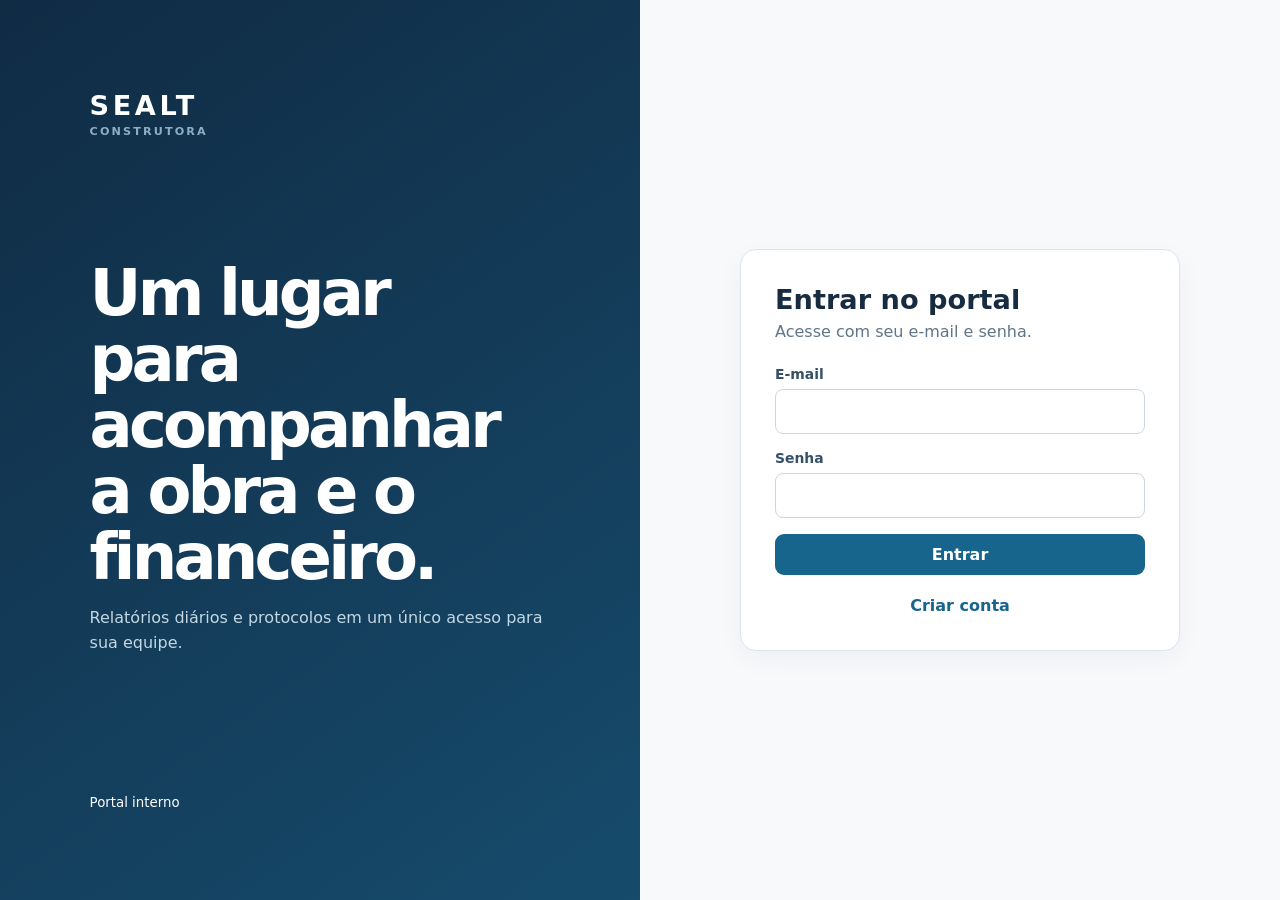
<file: portal/index.html>
<!doctype html>
<html lang="pt-BR">
<head>
  <meta charset="utf-8">
  <meta name="viewport" content="width=device-width, initial-scale=1">
  <meta name="theme-color" content="#102b44">
  <title>Portal SEALT</title>
  <link rel="stylesheet" href="./style.css">
  <script src="./config.js"></script>
  <script src="./app.js" defer></script>
</head>
<body>
  <div id="app" aria-live="polite"></div>
</body>
</html>
</file>
<file: portal/style.css>
:root{font-family:Inter,ui-sans-serif,system-ui,-apple-system,"Segoe UI",sans-serif;color:#172c40;background:#f2f5f8;font-size:16px}*{box-sizing:border-box}body{margin:0}button,input,select,textarea{font:inherit}button{cursor:pointer}a{color:inherit}button:disabled{opacity:.55;cursor:not-allowed}.shell{min-height:100vh;display:grid;grid-template-columns:250px minmax(0,1fr)}.sidebar{background:#102b44;color:#fff;padding:30px 18px;display:flex;flex-direction:column;gap:36px}.brand{font-size:1.7rem;font-weight:900;letter-spacing:.13em;padding:0 14px}.brand small{display:block;font-size:.7rem;letter-spacing:.19em;font-weight:600;color:#8aafc5;margin-top:4px}.nav{display:grid;gap:7px}.nav button{width:100%;border:0;background:transparent;color:#bdd1df;text-align:left;padding:13px 15px;border-radius:11px;display:flex;gap:12px;align-items:center;font-weight:650}.nav button:hover,.nav button.active{background:#284861;color:white}.nav svg{width:20px;height:20px;flex:none}.asidefoot{margin-top:auto;border-top:1px solid #38536a;padding:22px 13px 0;color:#bad0df;font-size:.85rem;overflow-wrap:anywhere}.asidefoot strong{display:block;color:white;margin-bottom:6px}.asidefoot button{border:0;background:none;color:#fff;padding:12px 0;text-decoration:underline}.main{min-width:0;padding:34px clamp(20px,4vw,68px) 70px;max-width:1500px;width:100%;margin:auto}.topline{display:flex;justify-content:space-between;align-items:center;gap:16px;margin-bottom:30px}.eyebrow{text-transform:uppercase;letter-spacing:.14em;color:#53718b;font-weight:800;font-size:.76rem}.topline h1{font-size:clamp(1.7rem,2.6vw,2.55rem);line-height:1.12;margin:6px 0 0;letter-spacing:-.04em}.userpill{background:white;border:1px solid #dce5eb;border-radius:50px;padding:10px 15px;color:#34526a;font-size:.88rem}.cards{display:grid;grid-template-columns:repeat(2,minmax(0,1fr));gap:18px}.card,.panel{background:white;border:1px solid #dce5eb;border-radius:16px;box-shadow:0 8px 28px rgba(20,55,80,.045)}.card{padding:27px;min-height:218px;display:flex;flex-direction:column;align-items:flex-start}.card .icon{width:48px;height:48px;background:#e9f1f6;border-radius:12px;display:grid;place-items:center;color:#175577;margin-bottom:20px}.card .icon svg{width:26px;height:26px}.card h2{margin:0 0 6px;font-size:1.38rem}.card p{margin:0;color:#617589;line-height:1.5}.card button{margin-top:auto}.sectionbar{display:flex;justify-content:space-between;align-items:center;gap:16px;margin:26px 0 16px}.sectionbar h2{font-size:1.25rem;margin:0}.panel{padding:24px}.muted{color:#607589}.btn{border:0;background:#17658d;color:white;padding:11px 17px;border-radius:9px;font-weight:750;text-decoration:none;display:inline-flex;align-items:center;justify-content:center;gap:7px}.btn:hover{background:#104d70}.btn.secondary{background:#e9f1f5;color:#194b69}.btn.secondary:hover{background:#dcebf2}.btn.ghost{background:transparent;color:#175b81;padding-left:0}.btn.danger{background:#a93b37}.actions{display:flex;gap:9px;flex-wrap:wrap}.grid{display:grid;grid-template-columns:repeat(2,minmax(0,1fr));gap:16px}.field{display:grid;gap:7px;margin-bottom:16px}.field label{font-weight:700;font-size:.87rem;color:#365067}.field input,.field select,.field textarea{width:100%;border:1px solid #c9d8e2;background:#fff;border-radius:8px;padding:11px 12px;color:#172c40;min-height:45px}.field textarea{min-height:96px;resize:vertical}.field input:focus,.field select:focus,.field textarea:focus{outline:3px solid #a5d3e9;border-color:#17658d}.field small{color:#607589}.span2{grid-column:1/-1}.tablewrap{overflow:auto}.table{border-collapse:collapse;width:100%;min-width:800px;text-align:left}.table th{background:#edf3f7;color:#4e6c80;font-size:.76rem;text-transform:uppercase;letter-spacing:.05em;white-space:nowrap}.table td,.table th{padding:14px 12px;border-bottom:1px solid #e4ebf0}.table td{font-size:.9rem}.table tr:last-child td{border-bottom:0}.table tr:hover td{background:#f8fbfd}.table button{border:0;background:none;color:#17658d;font-weight:750;padding:4px;text-align:left}.status{display:inline-block;border-radius:20px;padding:5px 10px;font-size:.79rem;font-weight:800;background:#e8edf1;color:#476278;white-space:nowrap}.status.pendente{background:#fff1d9;color:#8c5c00}.status.aprovado{background:#dcf3e8;color:#186745}.status.reprovado{background:#fbe7e6;color:#9b3a39}.status.rascunho{background:#e8edf1}.empty{text-align:center;padding:38px;color:#5b7487}.notice{padding:13px 16px;border-radius:10px;margin:16px 0;background:#e8f2f8;color:#174e6c}.notice.error{background:#fcebea;color:#903d39}.notice.success{background:#e3f4ea;color:#176144}.detail{display:grid;grid-template-columns:repeat(3,minmax(0,1fr));gap:14px;margin:22px 0}.detail div{border-bottom:1px solid #e4ebf0;padding-bottom:13px;overflow-wrap:anywhere}.detail dt{font-size:.79rem;color:#637b8d;margin-bottom:5px}.detail dd{margin:0;font-weight:650}.history{list-style:none;padding:0;margin:16px 0}.history li{padding:12px 0;border-bottom:1px solid #e4ebf0}.history small{display:block;color:#668093;margin-top:3px}.auth{min-height:100vh;display:grid;grid-template-columns:1fr 1fr;background:#102b44}.auth-art{color:white;padding:clamp(32px,7vw,95px);display:flex;flex-direction:column;justify-content:space-between;background:linear-gradient(145deg,#102b44,#164b6c)}.auth-art .brand{padding:0}.auth-art h1{font-size:clamp(2.7rem,5vw,5.6rem);letter-spacing:-.06em;line-height:1.03;max-width:600px;margin:0}.auth-art p{color:#c3d8e4;max-width:490px;line-height:1.55}.authbox{background:#f7f9fb;display:grid;place-items:center;padding:24px}.authbox .panel{width:min(440px,100%);padding:34px}.authbox h2{font-size:1.7rem;margin:0 0 7px}.authbox p{color:#607589;margin:0 0 25px}.authbox .btn{width:100%}.authbox .swap{border:0;background:none;color:#17658d;font-weight:700;margin:20px auto 0;display:block}.intro{margin:0 0 24px;color:#607589}.compact{max-width:900px}.loading{padding:50px;text-align:center;color:#45647a}.hint{font-size:.83rem;color:#647e91}.mobilebrand{display:none}@media(max-width:850px){.shell{display:block}.sidebar{padding:12px 18px;gap:0}.sidebar>.brand,.asidefoot{display:none}.mobilebrand{display:block;font-weight:900;font-size:1.2rem;letter-spacing:.12em;margin:5px 0 10px}.nav{display:flex;overflow-x:auto;gap:4px}.nav button{white-space:nowrap;padding:10px 12px}.main{padding:25px 18px 60px}.auth{grid-template-columns:1fr}.auth-art{padding:26px}.auth-art h1,.auth-art p{display:none}.authbox{align-items:start;padding:18px}.authbox .panel{margin-top:20px}.topline{align-items:flex-start}.userpill{display:none}}@media(max-width:600px){.cards,.grid,.detail{grid-template-columns:1fr}.span2{grid-column:auto}.panel{padding:17px}.sectionbar{align-items:flex-start;flex-direction:column}.topline{margin-bottom:22px}.card{min-height:190px}.actions .btn{flex:1}}
</file>
